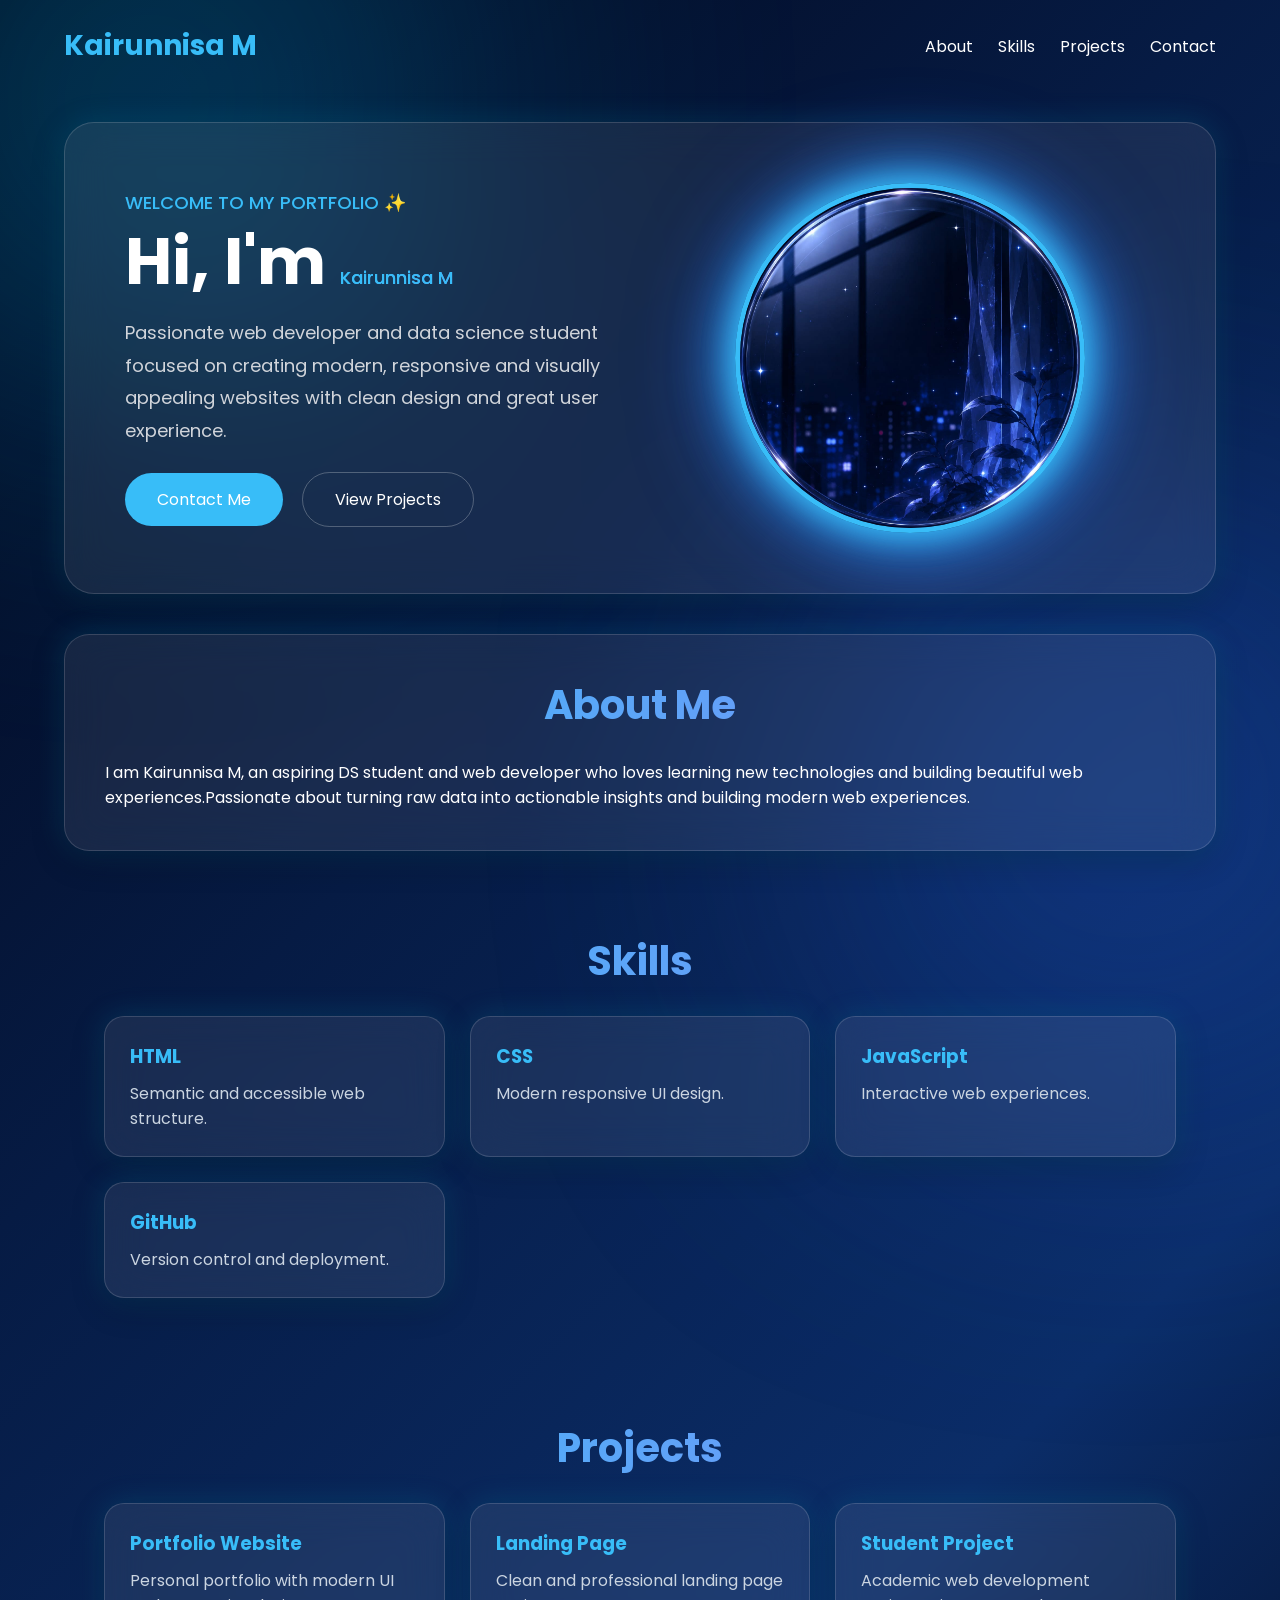
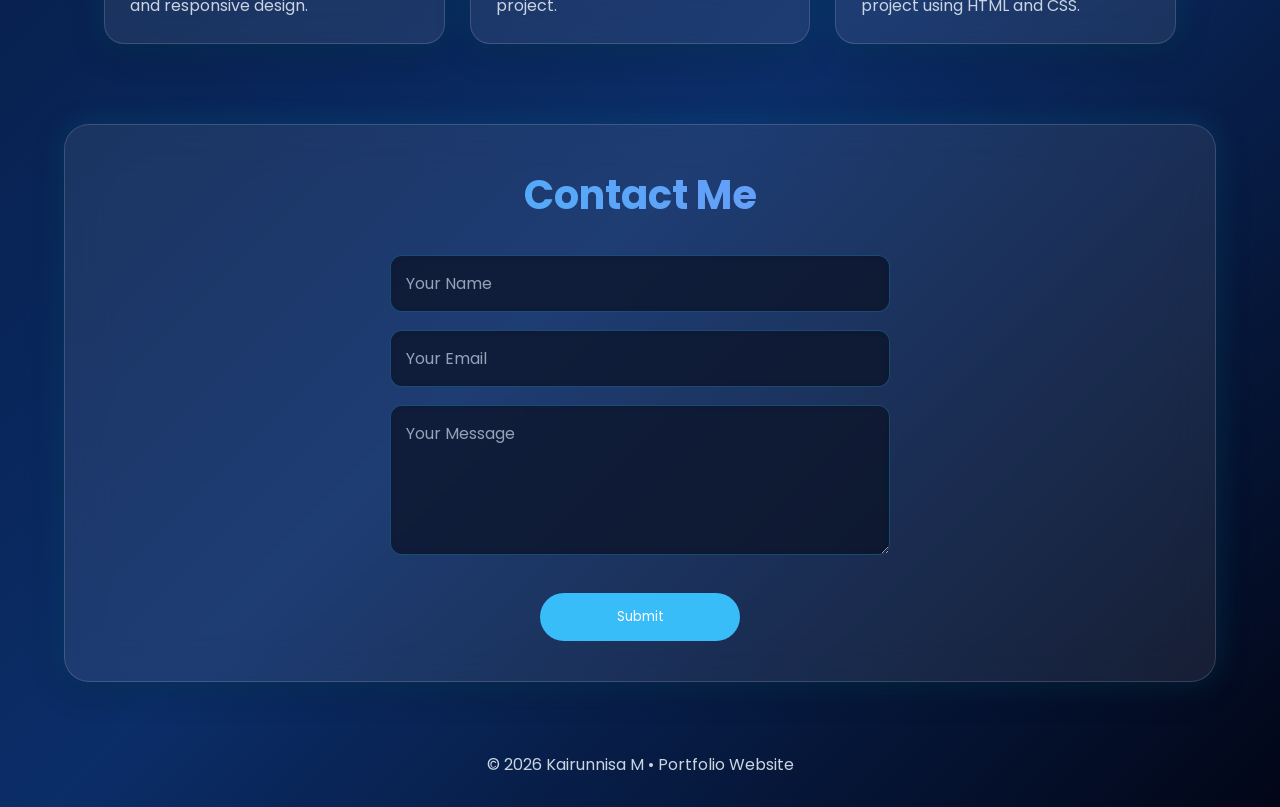
<file: index.html>
<!DOCTYPE html>
<html lang="en">
<head>
<meta charset="UTF-8">
<meta name="viewport" content="width=device-width, initial-scale=1.0">
<title>Kairunnisa M | Portfolio</title>
<link href="https://fonts.googleapis.com/css2?family=Poppins:wght@300;400;500;600;700;800&display=swap" rel="stylesheet">
<style>
*{
    margin:0;
    padding:0;
    box-sizing:border-box;
    font-family:'Poppins', sans-serif;
}

html{
    scroll-behavior:smooth;
}

body{
    min-height:100vh;
    background:linear-gradient(
        135deg,
        #020617,
        #061b44,
        #0b2d68,
        #020617
    );
    color:white;
    overflow-x:hidden;
    position:relative;
}

/* Blue Glow Effects */

body::before{
    content:"";
    position:fixed;
    width:500px;
    height:500px;
    background:#00bfff;
    border-radius:50%;
    filter:blur(180px);
    top:-150px;
    left:-100px;
    opacity:.45;
    z-index:-1;
}

body::after{
    content:"";
    position:fixed;
    width:500px;
    height:500px;
    background:#2563eb;
    border-radius:50%;
    filter:blur(180px);
    bottom:-150px;
    right:-100px;
    opacity:.45;
    z-index:-1;
}

/* Navbar */

nav{
    width:90%;
    margin:auto;
    display:flex;
    justify-content:space-between;
    align-items:center;
    padding:25px 0;
}

.logo{
    color:#38bdf8;
    font-size:28px;
    font-weight:700;
}

#nav-links{
    display:flex;
    list-style:none;
    gap:25px;
}

nav a{
    color:white;
    text-decoration:none;
    transition:.3s;
}

nav a:hover{
    color:#38bdf8;
}

.menu-toggle{
    display:none;
    font-size:30px;
    cursor:pointer;
    color:white;
    user-select:none;
}

/* Glass Effect */

.glass{
    background:rgba(255,255,255,0.08);
    backdrop-filter:blur(20px);
    -webkit-backdrop-filter:blur(20px);
    border:1px solid rgba(255,255,255,0.15);

    box-shadow:
    0 8px 32px rgba(0,0,0,0.3),
    0 0 30px rgba(0,191,255,0.2);
}

/* Hero Section */

.hero{
    width:90%;
    margin:auto;
    margin-top:30px;
    border-radius:30px;

    padding:60px;

    display:flex;
    align-items:center;
    justify-content:space-between;
    gap:50px;
}

.hero-content{
    flex:1;
}

.hero-content span{
    color:#38bdf8;
    font-size:18px;
    font-weight: 500;
}

.hero-content h1{
    font-size:65px;
    line-height:1.1;
    margin:10px 0;
}

.gradient{
    background:linear-gradient(90deg,#38bdf8,#818cf8);
    -webkit-background-clip:text;
    color:transparent;
}

.hero-content p{
    color:#d1d5db;
    line-height:1.8;
    font-size:18px;
    margin-top: 20px;
}

.hero-image{
    flex:1;
    display:flex;
    justify-content:center;
}

.hero-image img{
    width:350px;
    height:350px;
    border-radius:50%;
    object-fit:cover;

    border:5px solid #38bdf8;

    box-shadow:
    0 0 30px #38bdf8,
    0 0 60px #38bdf8,
    0 0 100px #2563eb;
    
    animation:float 4s ease-in-out infinite;
}

@keyframes float{
    0%,100%{
        transform:translateY(0);
    }
    50%{
        transform:translateY(-15px);
    }
}

/* Buttons */

.btn{
    display:inline-block;
    margin-top:25px;
    padding:14px 32px;
    text-decoration:none;
    border-radius:30px;
    transition:.3s;
    cursor:pointer;
}

.primary{
    background:#38bdf8;
    color:white;
    border:none;
}

.secondary{
    border:1px solid rgba(255,255,255,.25);
    color:white;
    margin-left: 15px;
}

.btn:hover{
    transform:translateY(-3px);
    box-shadow: 0 0 20px #38bdf8;
}

/* Sections */

.section{
    width:90%;
    margin:40px auto;
    padding:40px;
    border-radius:25px;
}

.section-title{
    text-align:center;
    font-size:40px;
    margin-bottom:25px;
    scroll-margin-top:100px;
}

/* Cards */

.cards{
    display:grid;
    grid-template-columns:repeat(auto-fit,minmax(250px,1fr));
    gap:25px;
}

.card{
    padding:25px;
    border-radius:20px;
    transition:.3s;
}

.card:hover{
    transform:translateY(-8px);
    box-shadow: 0 0 30px rgba(56,189,248,.4);
}

.card h3{
    margin-bottom:10px;
    color:#38bdf8;
}

.card p{
    color:#cbd5e1;
}

/* Contact Form Layout & Theme Tuning */

.contact{
    text-align:center;
}

#contactForm{
    display:flex;
    flex-direction:column;
    gap:18px;
    max-width:500px;
    margin:30px auto 0 auto;
}

#contactForm input,
#contactForm textarea{
    width:100%;
    padding:15px;
    border:1px solid rgba(56,189,248,.3);
    border-radius:12px;
    background:rgba(3,10,30,.7);
    backdrop-filter: blur(5px);
    color:white;
    outline:none;
    font-size:16px;
    font-family:'Poppins', sans-serif;
    transition: 0.3s;
}

#contactForm input::placeholder,
#contactForm textarea::placeholder{
    color:#94a3b8;
}

#contactForm input:focus,
#contactForm textarea:focus{
    border-color:#38bdf8;
    box-shadow: 0 0 15px rgba(56,189,248,0.4);
}

#contactForm textarea{
    resize:vertical;
    min-height:150px;
}

#contactForm button{
    width: 100%;
    max-width: 200px;
    margin: 20px auto 0 auto;
}

/* Footer */

footer{
    text-align:center;
    padding:30px;
    color:#cbd5e1;
}

/* Responsive Breakpoints */

@media(max-width:900px){
    nav{
        position: relative;
    }

    .menu-toggle{
        display:block;
    }

    #nav-links{
        display:none;
        width:100%;
        flex-direction:column;
        text-align:center;
        background:rgba(3,10,30,.95);
        border:1px solid rgba(255,255,255,0.1);
        border-radius:15px;
        position:absolute;
        top:75px;
        left:0;
        padding:20px;
        gap:20px;
        z-index:100;
    }

    #nav-links.active{
        display:flex;
    }

    .hero{
        flex-direction:column-reverse;
        text-align:center;
        padding:40px 20px;
    }

    .hero-content h1{
        font-size:42px;
    }

    .hero-image img{
        width:250px;
        height:250px;
    }
}
</style>
</head>
<body>

<nav>
    <div class="logo">Kairunnisa M</div>

    <div class="menu-toggle" id="menu-toggle">
        ☰
    </div>

    <ul id="nav-links">
        <li><a href="#about">About</a></li>
        <li><a href="#skills">Skills</a></li>
        <li><a href="#projects">Projects</a></li>
        <li><a href="#contact">Contact</a></li>
    </ul>
</nav>

<section class="hero glass">
    <div class="hero-content">
        <span>WELCOME TO MY PORTFOLIO ✨</span>
        <h1>Hi, I'm <span class="gradient">Kairunnisa M</span></h1>
        <p>Passionate web developer and data science student focused on creating modern, responsive and visually appealing websites with clean design and great user experience.</p>
        <div>
            <a href="#contact" class="btn primary">Contact Me</a>
            <a href="#projects" class="btn secondary">View Projects</a>
        </div>
    </div>
    <div class="hero-image">
        <img src="avatar.png.jpeg" alt="Profile" class="avatar">
    </div>
</section>

<section id="about" class="section glass">
    <h2 class="section-title gradient">About Me</h2>
    <p>I am Kairunnisa M, an aspiring DS student and web developer who loves learning new technologies and building beautiful web experiences.Passionate about turning raw data into actionable insights and building modern web experiences.</p>
</section>

<section id="skills" class="section">
    <h2 class="section-title gradient">Skills</h2>
    <div class="cards">
        <div class="card glass">
            <h3>HTML</h3>
            <p>Semantic and accessible web structure.</p>
        </div>
        <div class="card glass">
            <h3>CSS</h3>
            <p>Modern responsive UI design.</p>
        </div>
        <div class="card glass">
            <h3>JavaScript</h3>
            <p>Interactive web experiences.</p>
        </div>
        <div class="card glass">
            <h3>GitHub</h3>
            <p>Version control and deployment.</p>
        </div>
    </div>
</section>

<section id="projects" class="section">
    <h2 class="section-title gradient">Projects</h2>
    <div class="cards">
        <div class="card glass">
            <h3>Portfolio Website</h3>
            <p>Personal portfolio with modern UI and responsive design.</p>
        </div>
        <div class="card glass">
            <h3>Landing Page</h3>
            <p>Clean and professional landing page project.</p>
        </div>
        <div class="card glass">
            <h3>Student Project</h3>
            <p>Academic web development project using HTML and CSS.</p>
        </div>
    </div>
</section>

<section id="contact" class="section glass contact">
    <h2 class="section-title gradient">Contact Me</h2>
    <form id="contactForm">
        <input type="text" id="name" placeholder="Your Name" required>
        <input type="email" id="email" placeholder="Your Email" required>
        <textarea id="message" placeholder="Your Message" required></textarea>
        <button type="submit" class="btn primary">Submit</button>
    </form>
</section>

<footer>
    © 2026 Kairunnisa M • Portfolio Website
</footer>

<script>
const toggle = document.getElementById("menu-toggle");
const navLinks = document.getElementById("nav-links");

toggle.addEventListener("click", () => {
    navLinks.classList.toggle("active");
});

// Auto-closes mobile dropdown list layout once item is selected
document.querySelectorAll('#nav-links a').forEach(link => {
    link.addEventListener('click', () => {
        navLinks.classList.remove('active');
    });
});
</script>
</body>
</html>
</file>
